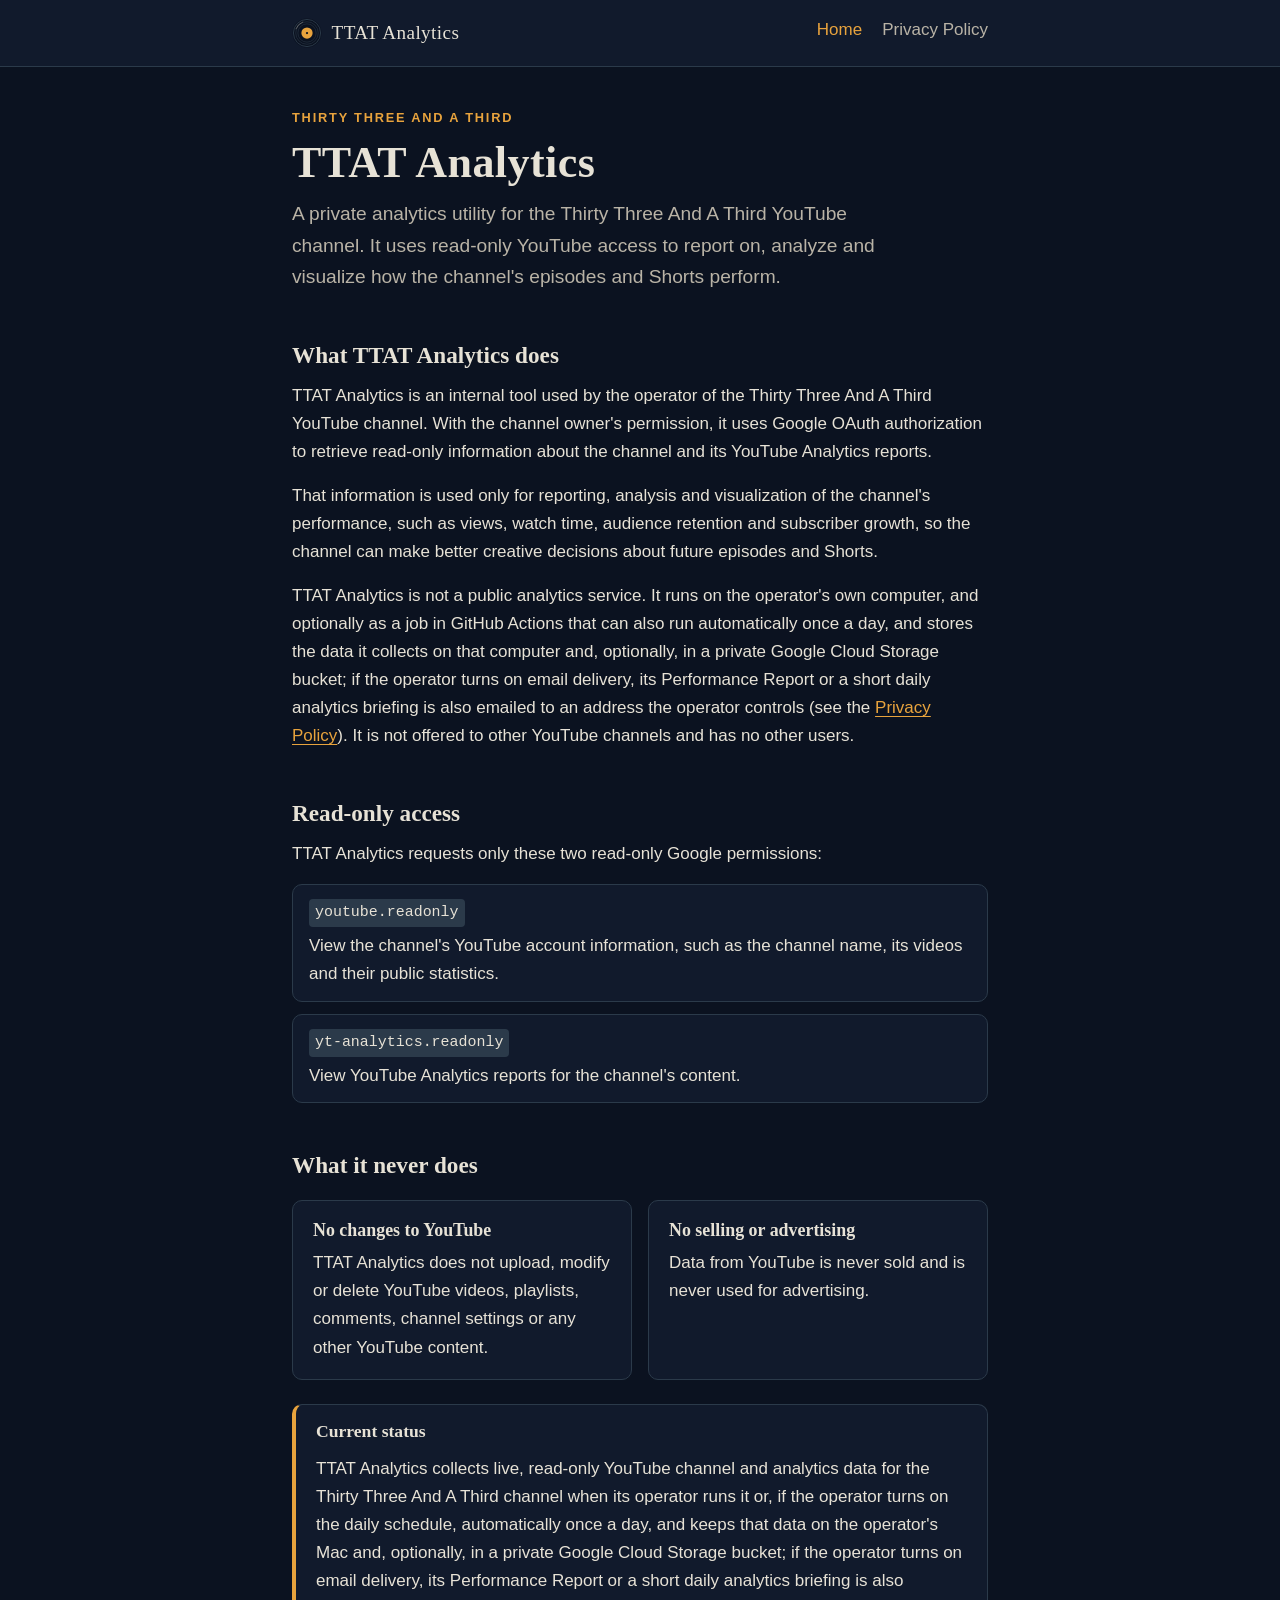
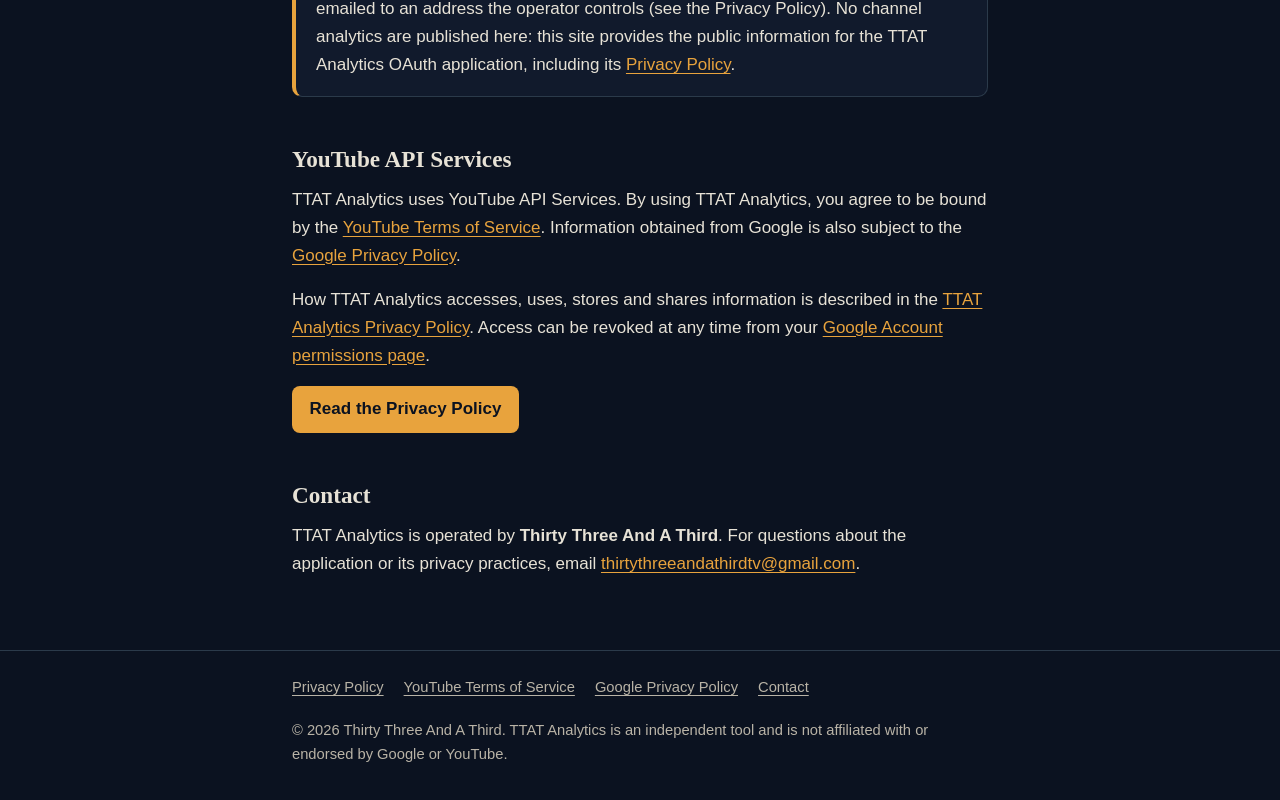
<file: index.html>
<!doctype html>
<html lang="en">
<head>
  <meta charset="utf-8">
  <meta name="viewport" content="width=device-width, initial-scale=1">
  <meta http-equiv="Content-Security-Policy" content="default-src 'none'; style-src 'self'; img-src 'self'; base-uri 'none'; form-action 'none'">
  <meta name="referrer" content="no-referrer">
  <title>TTAT Analytics — Read-only analytics for Thirty Three And A Third</title>
  <meta name="description" content="TTAT Analytics is a private, read-only analytics utility for the Thirty Three And A Third YouTube channel.">
  <link rel="canonical" href="https://analytics.lyfeisacircus.com/">
  <link rel="icon" href="assets/favicon.svg" type="image/svg+xml">
  <link rel="stylesheet" href="assets/styles.css">
</head>
<body>
  <a class="skip-link" href="#main">Skip to main content</a>

  <header class="site-header">
    <div class="wrap">
      <a class="brand" href="index.html"><img src="assets/favicon.svg" alt="" width="30" height="30">TTAT Analytics</a>
      <nav class="site-nav" aria-label="Main">
        <ul>
          <li><a href="index.html" aria-current="page">Home</a></li>
          <li><a href="privacy/index.html">Privacy Policy</a></li>
        </ul>
      </nav>
    </div>
  </header>

  <main id="main">
    <div class="wrap">
      <p class="eyebrow">Thirty Three And A Third</p>
      <h1>TTAT Analytics</h1>
      <p class="lead">A private analytics utility for the Thirty Three And A Third YouTube channel. It uses read-only YouTube access to report on, analyze and visualize how the channel's episodes and Shorts perform.</p>

      <section aria-labelledby="what-heading">
        <h2 id="what-heading">What TTAT Analytics does</h2>
        <p>TTAT Analytics is an internal tool used by the operator of the Thirty Three And A Third YouTube channel. With the channel owner's permission, it uses Google OAuth authorization to retrieve read-only information about the channel and its YouTube Analytics reports.</p>
        <p>That information is used only for reporting, analysis and visualization of the channel's performance, such as views, watch time, audience retention and subscriber growth, so the channel can make better creative decisions about future episodes and Shorts.</p>
        <p>TTAT Analytics is not a public analytics service. It runs on the operator's own computer, and optionally as a job in GitHub Actions that can also run automatically once a day, and stores the data it collects on that computer and, optionally, in a private Google Cloud Storage bucket; if the operator turns on email delivery, its Performance Report or a short daily analytics briefing is also emailed to an address the operator controls (see the <a href="privacy/index.html">Privacy Policy</a>). It is not offered to other YouTube channels and has no other users.</p>
      </section>

      <section aria-labelledby="access-heading">
        <h2 id="access-heading">Read-only access</h2>
        <p>TTAT Analytics requests only these two read-only Google permissions:</p>
        <ul class="scope-list">
          <li><code>youtube.readonly</code><br>View the channel's YouTube account information, such as the channel name, its videos and their public statistics.</li>
          <li><code>yt-analytics.readonly</code><br>View YouTube Analytics reports for the channel's content.</li>
        </ul>
      </section>

      <section aria-labelledby="never-heading">
        <h2 id="never-heading">What it never does</h2>
        <div class="cards">
          <div class="card">
            <h3>No changes to YouTube</h3>
            <p>TTAT Analytics does not upload, modify or delete YouTube videos, playlists, comments, channel settings or any other YouTube content.</p>
          </div>
          <div class="card">
            <h3>No selling or advertising</h3>
            <p>Data from YouTube is never sold and is never used for advertising.</p>
          </div>
        </div>
      </section>

      <section class="notice" aria-labelledby="status-heading">
        <h2 id="status-heading">Current status</h2>
        <p>TTAT Analytics collects live, read-only YouTube channel and analytics data for the Thirty Three And A Third channel when its operator runs it or, if the operator turns on the daily schedule, automatically once a day, and keeps that data on the operator's Mac and, optionally, in a private Google Cloud Storage bucket; if the operator turns on email delivery, its Performance Report or a short daily analytics briefing is also emailed to an address the operator controls (see the Privacy Policy). No channel analytics are published here: this site provides the public information for the TTAT Analytics OAuth application, including its <a href="privacy/index.html">Privacy Policy</a>.</p>
      </section>

      <section aria-labelledby="youtube-heading">
        <h2 id="youtube-heading">YouTube API Services</h2>
        <p>TTAT Analytics uses YouTube API Services. By using TTAT Analytics, you agree to be bound by the <a href="https://www.youtube.com/t/terms">YouTube Terms of Service</a>. Information obtained from Google is also subject to the <a href="https://www.google.com/policies/privacy">Google Privacy Policy</a>.</p>
        <p>How TTAT Analytics accesses, uses, stores and shares information is described in the <a href="privacy/index.html">TTAT Analytics Privacy Policy</a>. Access can be revoked at any time from your <a href="https://security.google.com/settings/security/permissions">Google Account permissions page</a>.</p>
        <p><a class="button" href="privacy/index.html">Read the Privacy Policy</a></p>
      </section>

      <section aria-labelledby="contact-heading">
        <h2 id="contact-heading">Contact</h2>
        <p>TTAT Analytics is operated by <strong>Thirty Three And A Third</strong>. For questions about the application or its privacy practices, email <a href="mailto:thirtythreeandathirdtv@gmail.com">thirtythreeandathirdtv@gmail.com</a>.</p>
      </section>
    </div>
  </main>

  <footer class="site-footer">
    <div class="wrap">
      <ul>
        <li><a href="privacy/index.html">Privacy Policy</a></li>
        <li><a href="https://www.youtube.com/t/terms">YouTube Terms of Service</a></li>
        <li><a href="https://www.google.com/policies/privacy">Google Privacy Policy</a></li>
        <li><a href="mailto:thirtythreeandathirdtv@gmail.com">Contact</a></li>
      </ul>
      <p>&copy; 2026 Thirty Three And A Third. TTAT Analytics is an independent tool and is not affiliated with or endorsed by Google or YouTube.</p>
    </div>
  </footer>
</body>
</html>
</file>
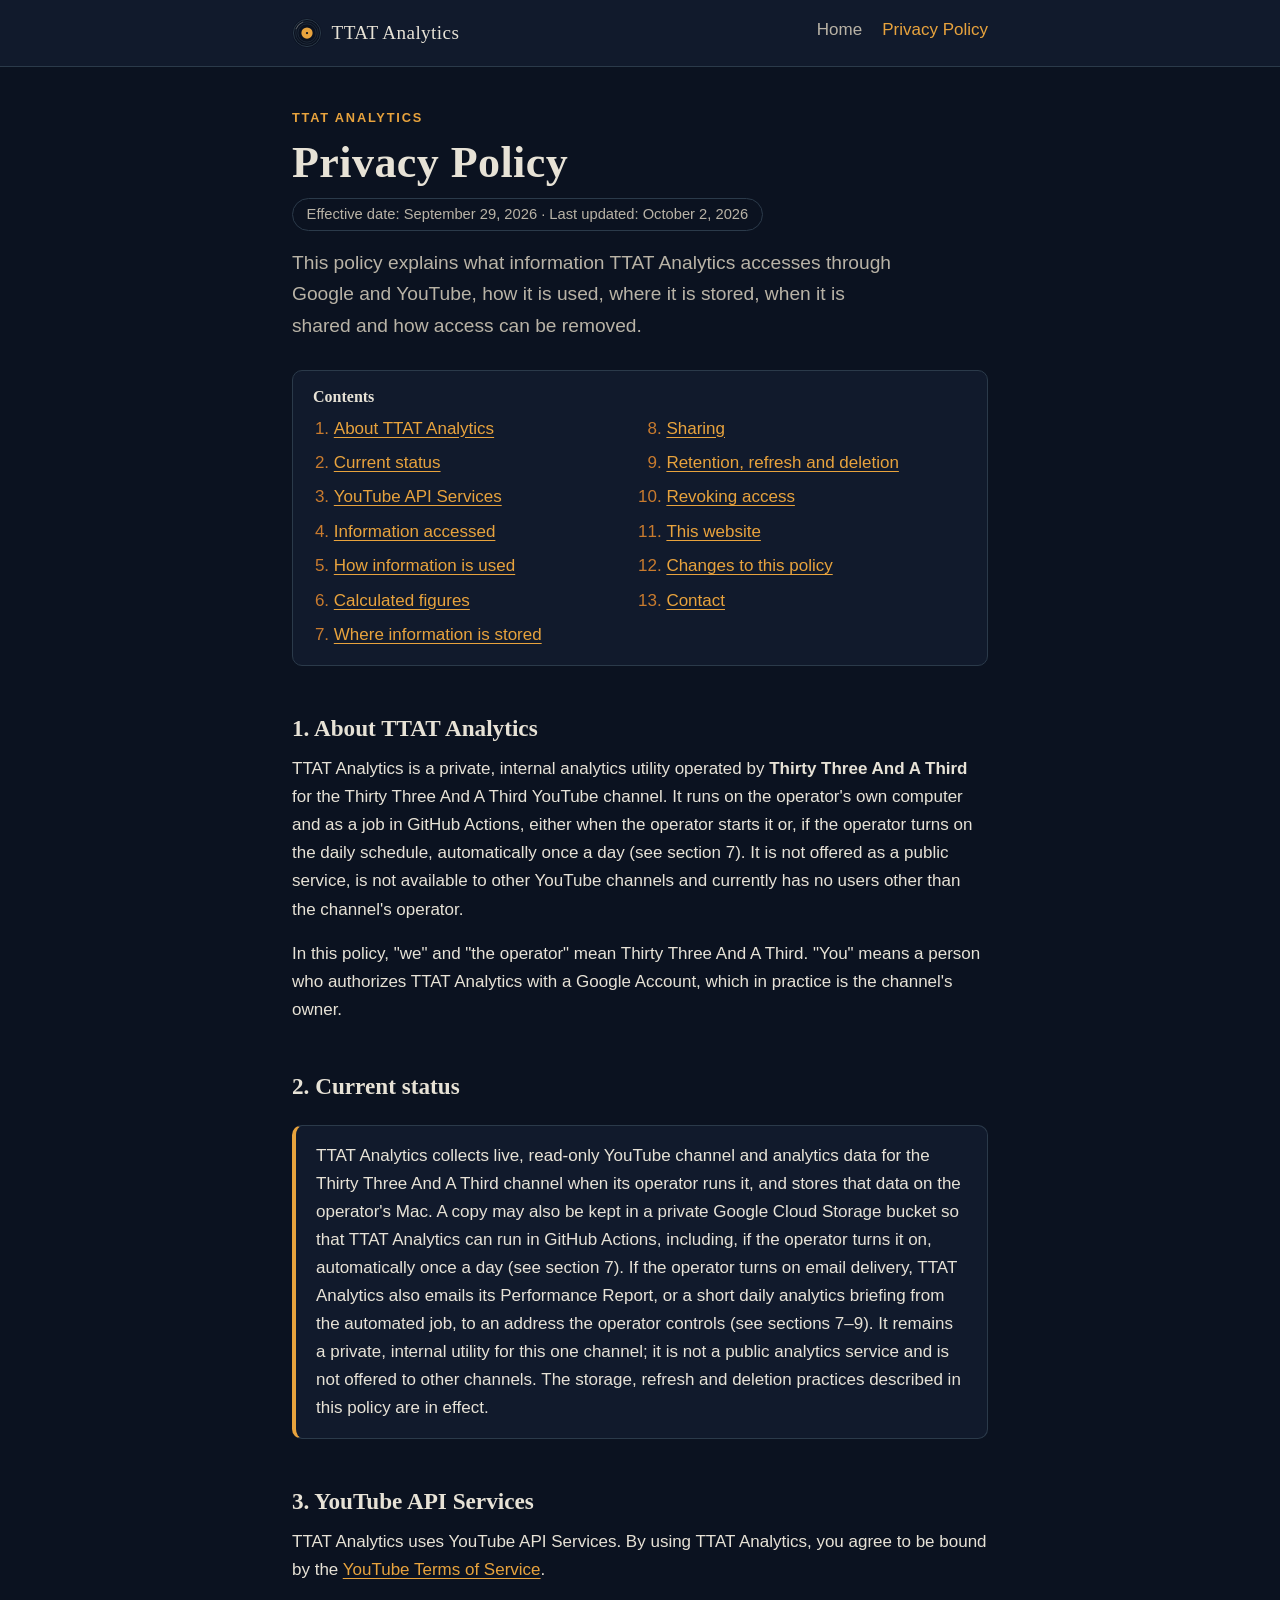
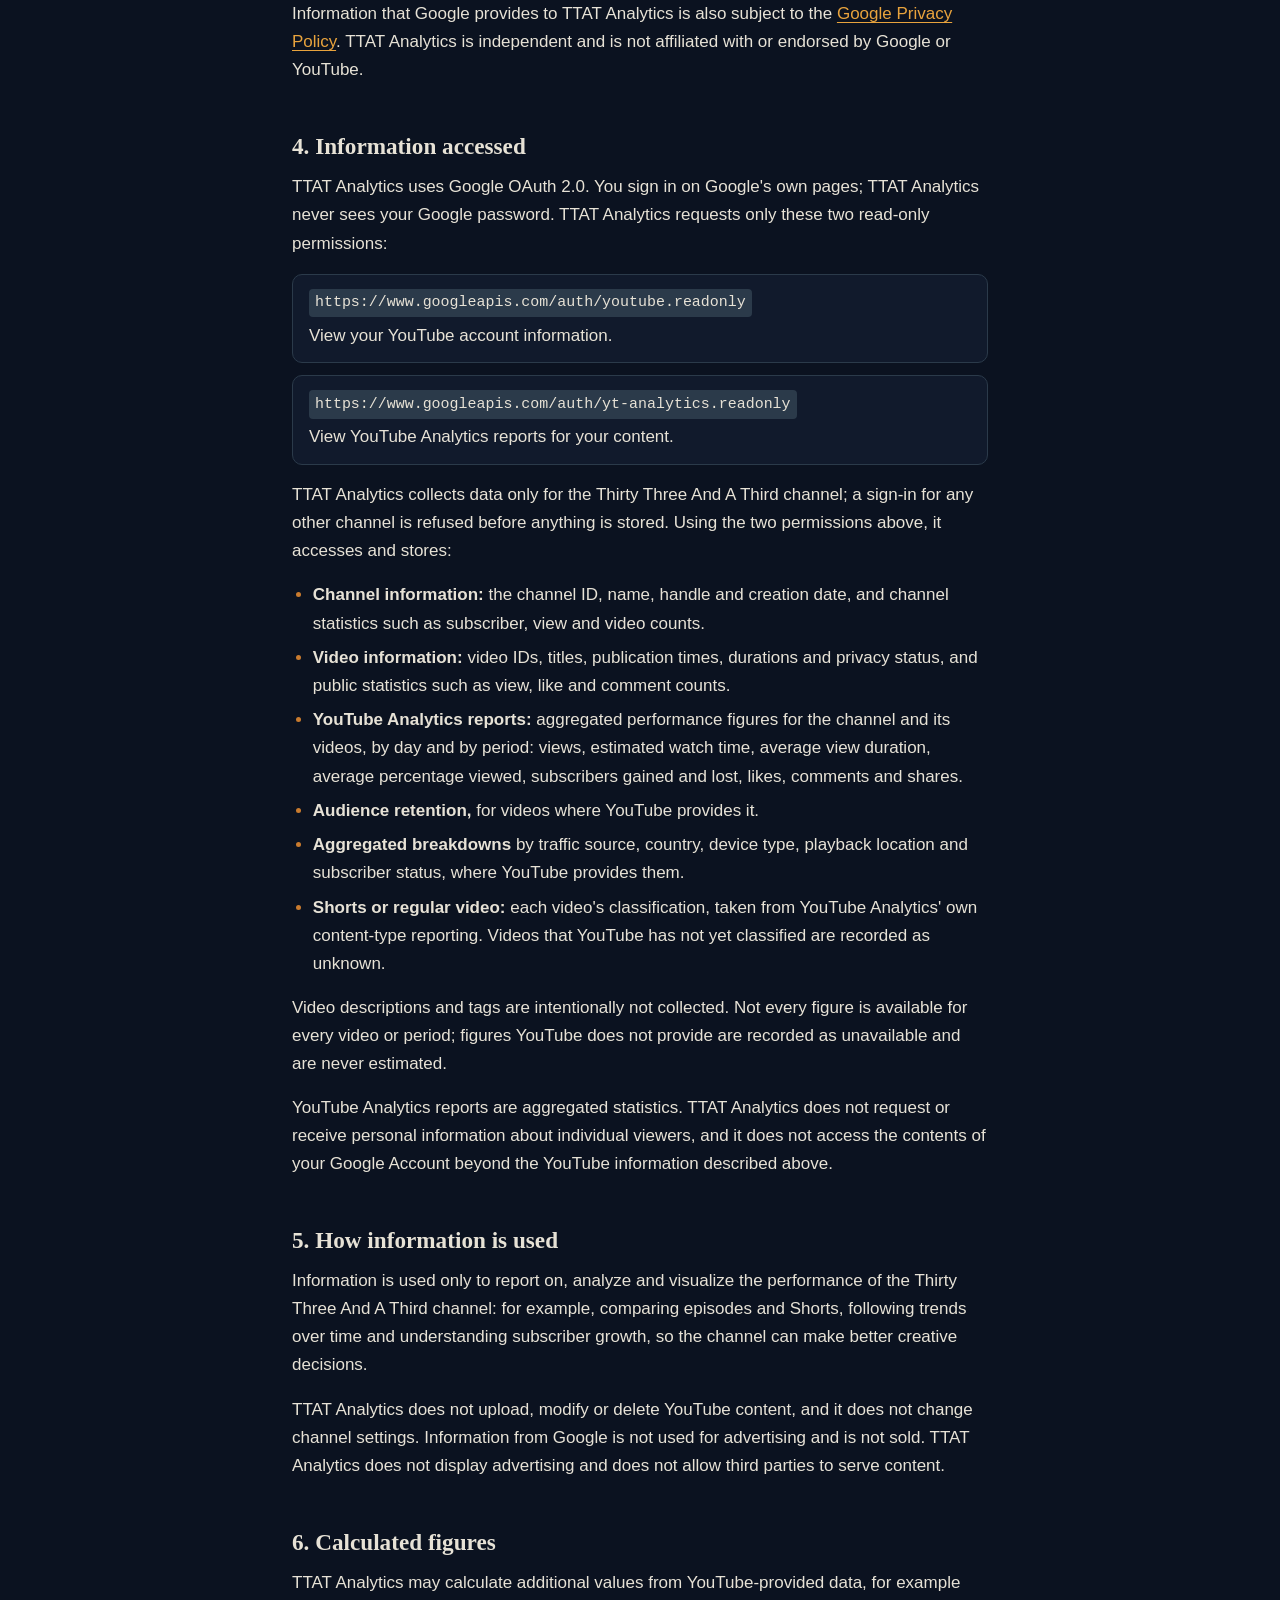
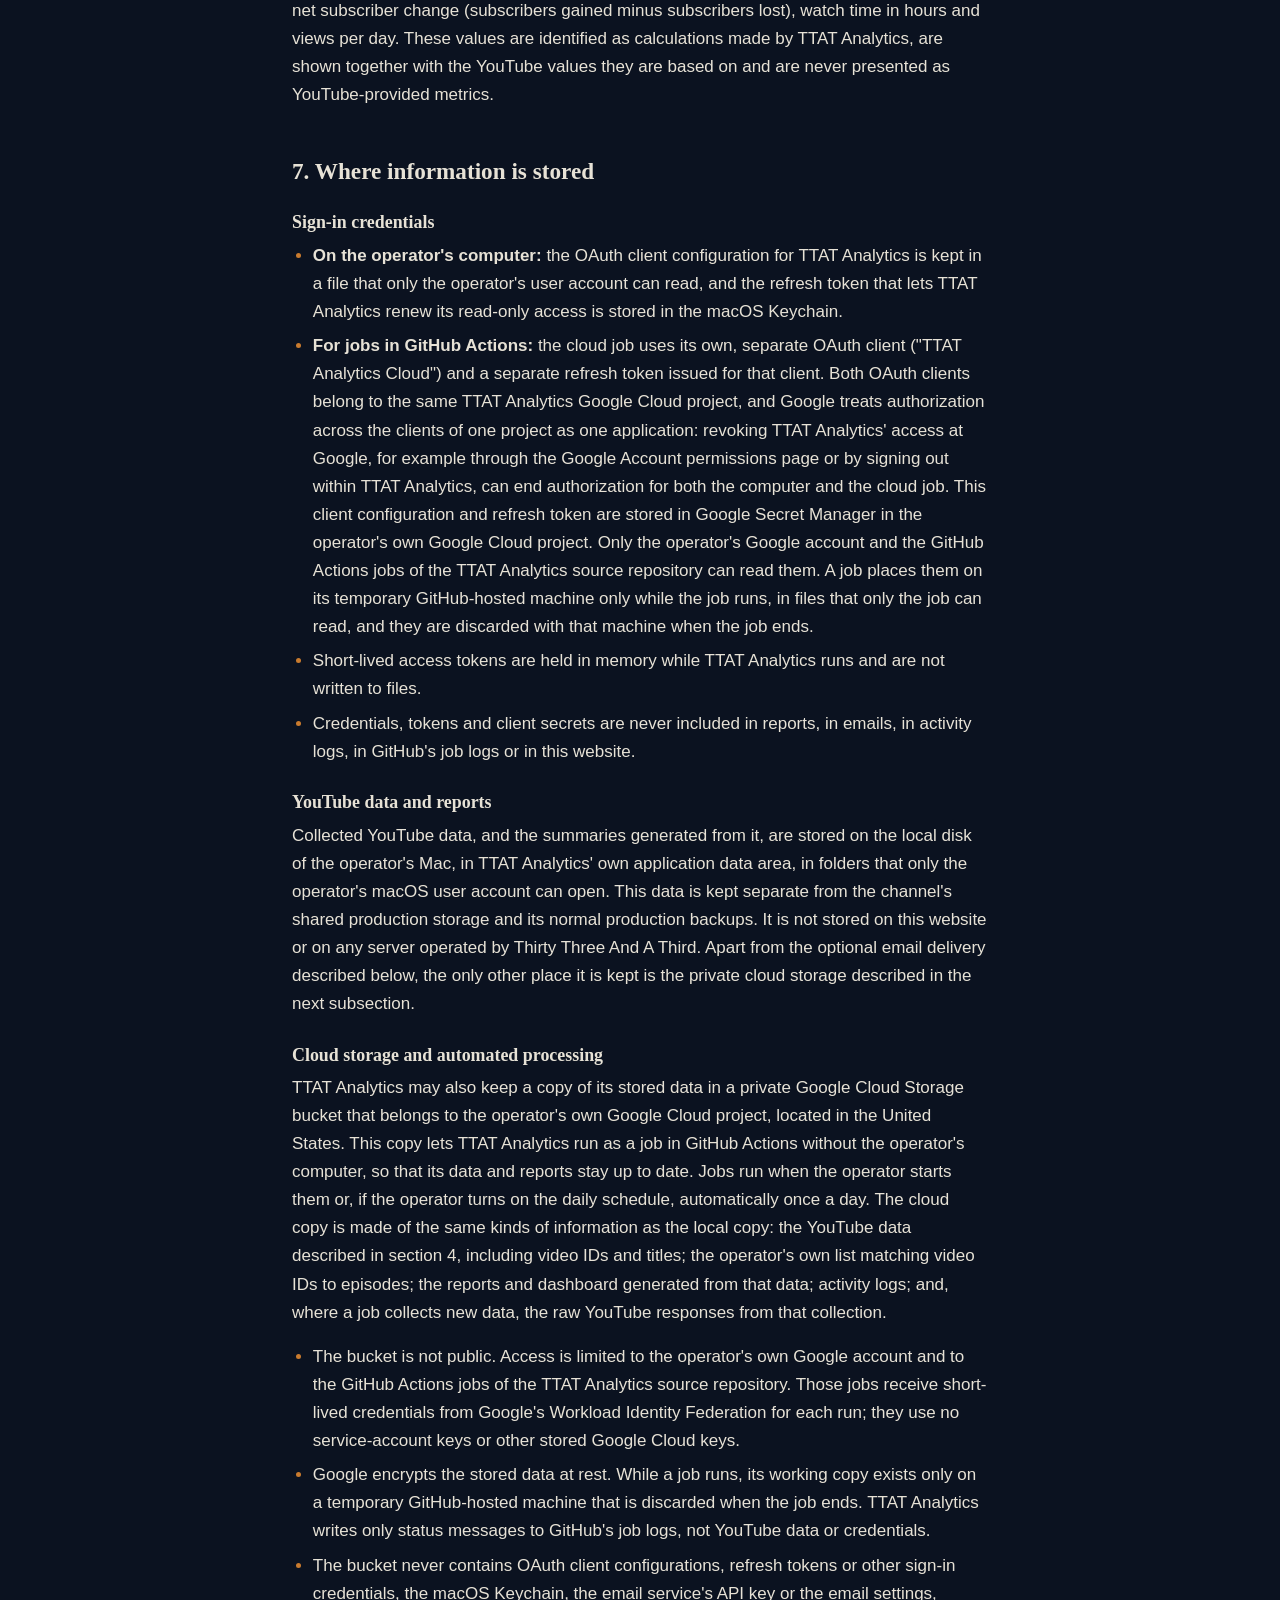
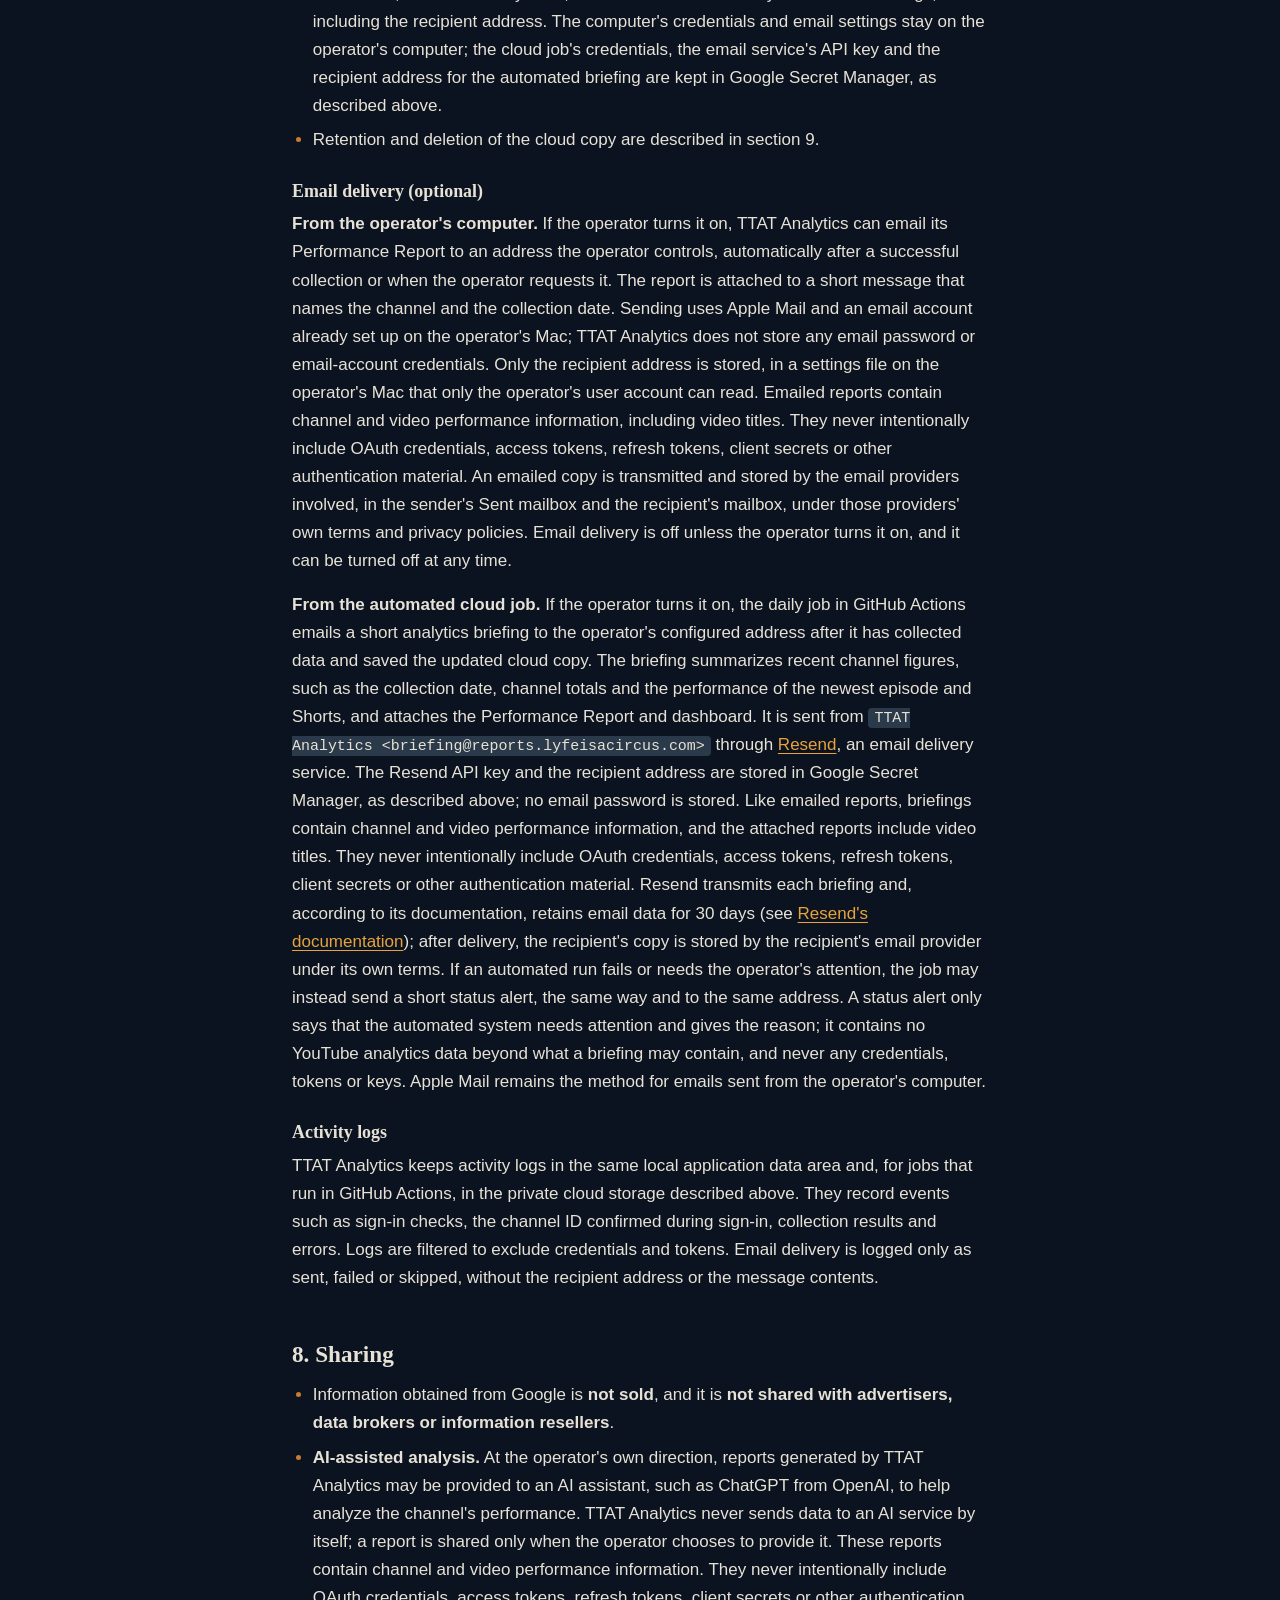
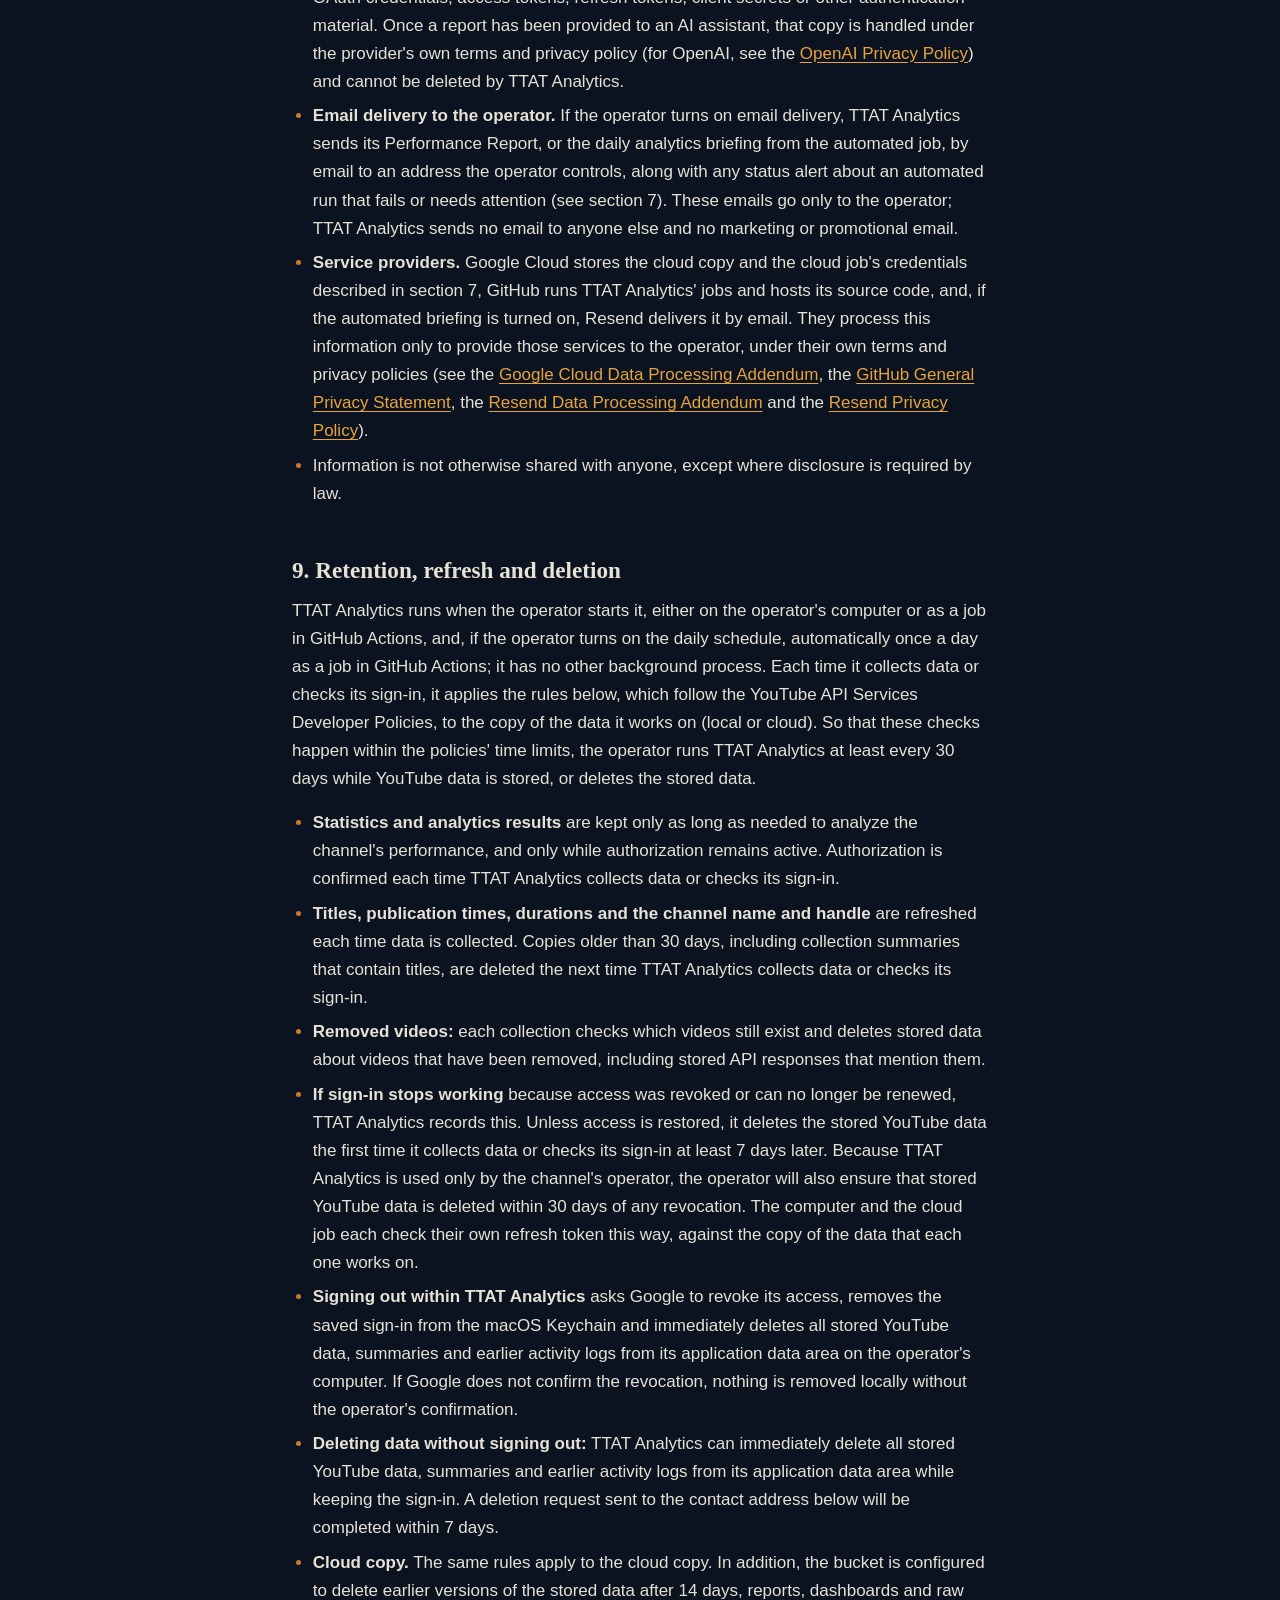
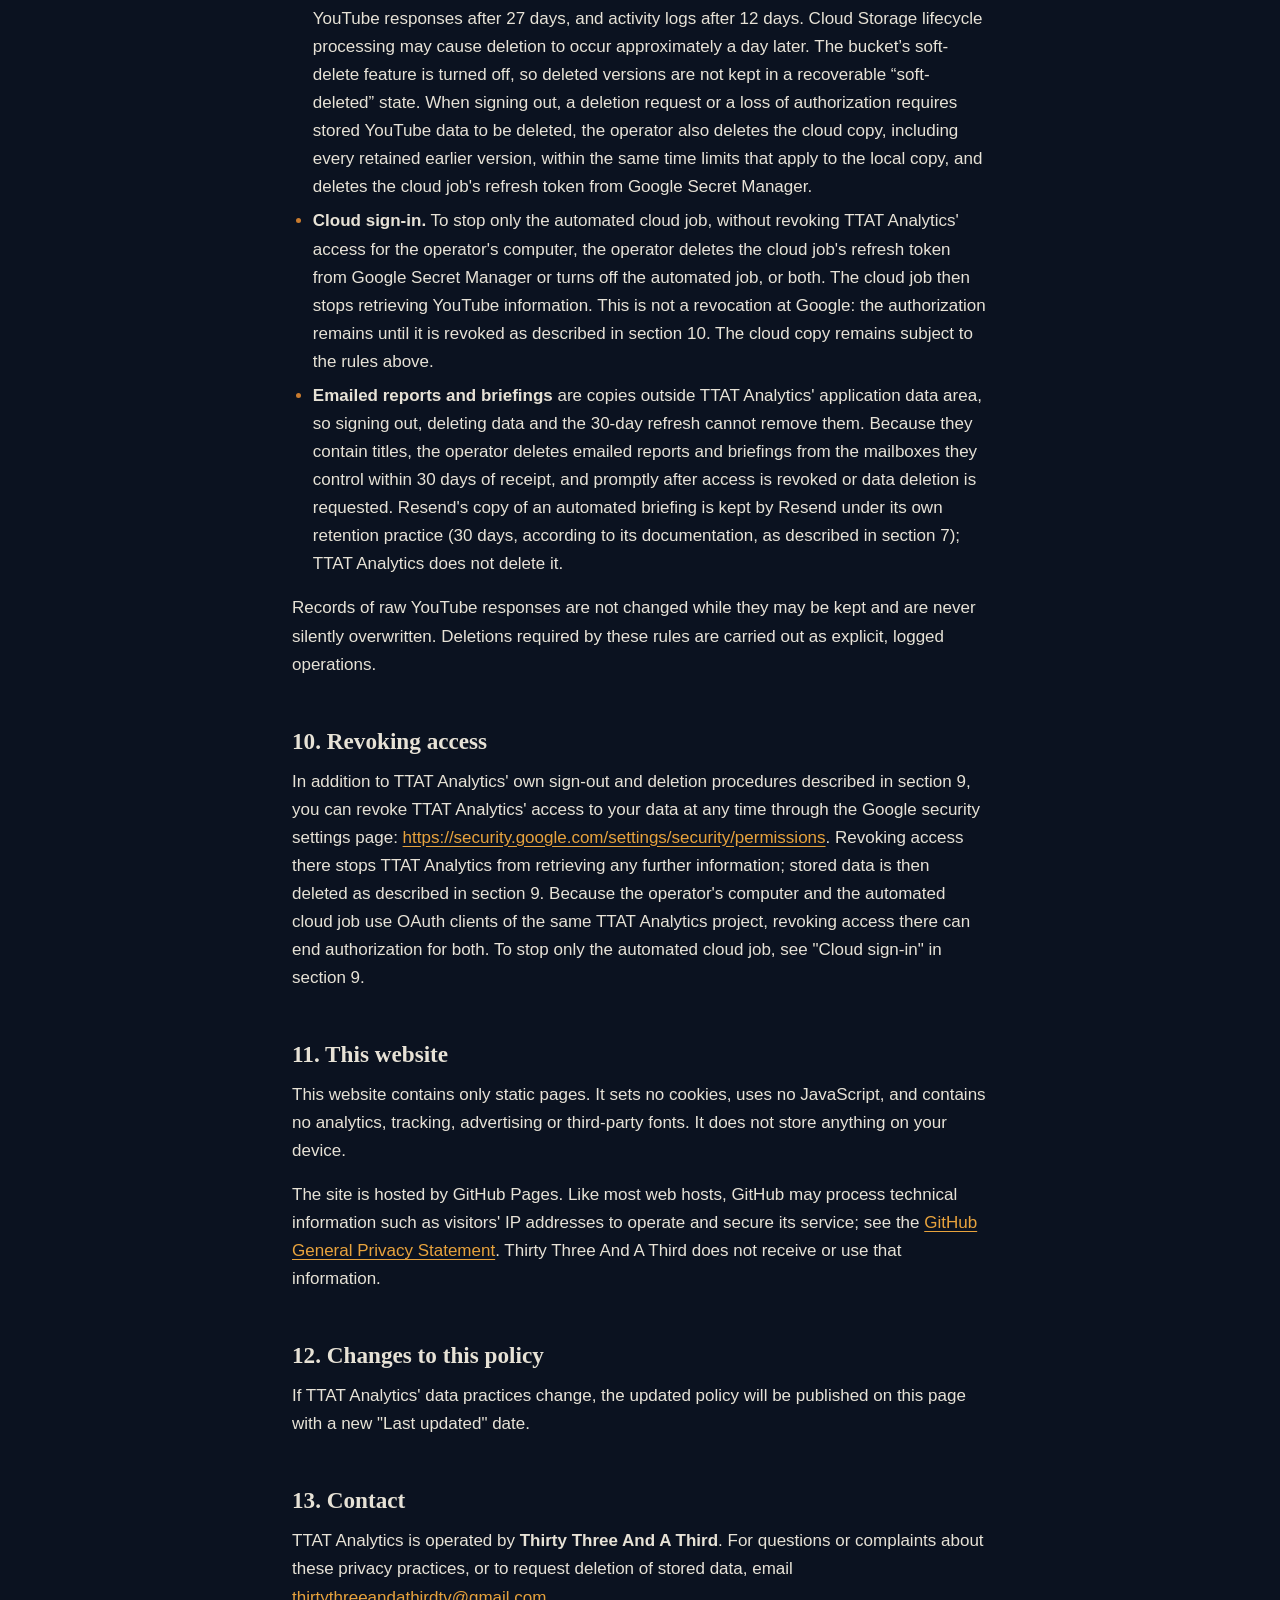
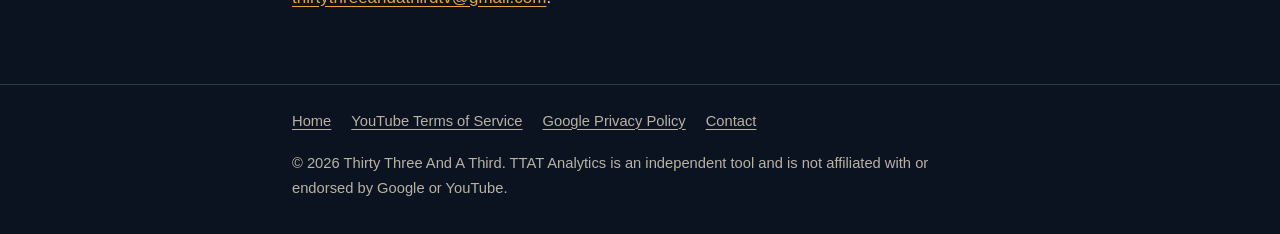
<file: privacy/index.html>
<!doctype html>
<html lang="en">
<head>
  <meta charset="utf-8">
  <meta name="viewport" content="width=device-width, initial-scale=1">
  <meta http-equiv="Content-Security-Policy" content="default-src 'none'; style-src 'self'; img-src 'self'; base-uri 'none'; form-action 'none'">
  <meta name="referrer" content="no-referrer">
  <title>Privacy Policy — TTAT Analytics</title>
  <meta name="description" content="How TTAT Analytics, a private read-only analytics utility for the Thirty Three And A Third YouTube channel, accesses, uses, stores and shares information.">
  <link rel="canonical" href="https://analytics.lyfeisacircus.com/privacy/">
  <link rel="icon" href="../assets/favicon.svg" type="image/svg+xml">
  <link rel="stylesheet" href="../assets/styles.css">
</head>
<body>
  <a class="skip-link" href="#main">Skip to main content</a>

  <header class="site-header">
    <div class="wrap">
      <a class="brand" href="../index.html"><img src="../assets/favicon.svg" alt="" width="30" height="30">TTAT Analytics</a>
      <nav class="site-nav" aria-label="Main">
        <ul>
          <li><a href="../index.html">Home</a></li>
          <li><a href="index.html" aria-current="page">Privacy Policy</a></li>
        </ul>
      </nav>
    </div>
  </header>

  <main id="main">
    <div class="wrap">
      <p class="eyebrow">TTAT Analytics</p>
      <h1>Privacy Policy</h1>
      <!-- DATES: keep the effective date; update "Last updated" (text and datetime) whenever the policy changes. -->
      <p class="effective">Effective date: <time datetime="2026-09-29">September 29, 2026</time> · Last updated: <time datetime="2026-10-02">October 2, 2026</time></p>
      <p class="lead">This policy explains what information TTAT Analytics accesses through Google and YouTube, how it is used, where it is stored, when it is shared and how access can be removed.</p>

      <nav class="toc" aria-labelledby="toc-heading">
        <h2 id="toc-heading">Contents</h2>
        <ol>
          <li><a href="#about">About TTAT Analytics</a></li>
          <li><a href="#status">Current status</a></li>
          <li><a href="#youtube">YouTube API Services</a></li>
          <li><a href="#information">Information accessed</a></li>
          <li><a href="#use">How information is used</a></li>
          <li><a href="#calculated">Calculated figures</a></li>
          <li><a href="#storage">Where information is stored</a></li>
          <li><a href="#sharing">Sharing</a></li>
          <li><a href="#retention">Retention, refresh and deletion</a></li>
          <li><a href="#revoke">Revoking access</a></li>
          <li><a href="#website">This website</a></li>
          <li><a href="#changes">Changes to this policy</a></li>
          <li><a href="#contact">Contact</a></li>
        </ol>
      </nav>

      <section aria-labelledby="about">
        <h2 id="about">1. About TTAT Analytics</h2>
        <p>TTAT Analytics is a private, internal analytics utility operated by <strong>Thirty Three And A Third</strong> for the Thirty Three And A Third YouTube channel. It runs on the operator's own computer and as a job in GitHub Actions, either when the operator starts it or, if the operator turns on the daily schedule, automatically once a day (see section 7). It is not offered as a public service, is not available to other YouTube channels and currently has no users other than the channel's operator.</p>
        <p>In this policy, "we" and "the operator" mean Thirty Three And A Third. "You" means a person who authorizes TTAT Analytics with a Google Account, which in practice is the channel's owner.</p>
      </section>

      <section aria-labelledby="status">
        <h2 id="status">2. Current status</h2>
        <div class="notice">
          <p>TTAT Analytics collects live, read-only YouTube channel and analytics data for the Thirty Three And A Third channel when its operator runs it, and stores that data on the operator's Mac. A copy may also be kept in a private Google Cloud Storage bucket so that TTAT Analytics can run in GitHub Actions, including, if the operator turns it on, automatically once a day (see section 7). If the operator turns on email delivery, TTAT Analytics also emails its Performance Report, or a short daily analytics briefing from the automated job, to an address the operator controls (see sections 7–9). It remains a private, internal utility for this one channel; it is not a public analytics service and is not offered to other channels. The storage, refresh and deletion practices described in this policy are in effect.</p>
        </div>
      </section>

      <section aria-labelledby="youtube">
        <h2 id="youtube">3. YouTube API Services</h2>
        <p>TTAT Analytics uses YouTube API Services. By using TTAT Analytics, you agree to be bound by the <a href="https://www.youtube.com/t/terms">YouTube Terms of Service</a>.</p>
        <p>Information that Google provides to TTAT Analytics is also subject to the <a href="https://www.google.com/policies/privacy">Google Privacy Policy</a>. TTAT Analytics is independent and is not affiliated with or endorsed by Google or YouTube.</p>
      </section>

      <section aria-labelledby="information">
        <h2 id="information">4. Information accessed</h2>
        <p>TTAT Analytics uses Google OAuth 2.0. You sign in on Google's own pages; TTAT Analytics never sees your Google password. TTAT Analytics requests only these two read-only permissions:</p>
        <ul class="scope-list">
          <li><code>https://www.googleapis.com/auth/youtube.readonly</code><br>View your YouTube account information.</li>
          <li><code>https://www.googleapis.com/auth/yt-analytics.readonly</code><br>View YouTube Analytics reports for your content.</li>
        </ul>
        <p>TTAT Analytics collects data only for the Thirty Three And A Third channel; a sign-in for any other channel is refused before anything is stored. Using the two permissions above, it accesses and stores:</p>
        <ul>
          <li><strong>Channel information:</strong> the channel ID, name, handle and creation date, and channel statistics such as subscriber, view and video counts.</li>
          <li><strong>Video information:</strong> video IDs, titles, publication times, durations and privacy status, and public statistics such as view, like and comment counts.</li>
          <li><strong>YouTube Analytics reports:</strong> aggregated performance figures for the channel and its videos, by day and by period: views, estimated watch time, average view duration, average percentage viewed, subscribers gained and lost, likes, comments and shares.</li>
          <li><strong>Audience retention,</strong> for videos where YouTube provides it.</li>
          <li><strong>Aggregated breakdowns</strong> by traffic source, country, device type, playback location and subscriber status, where YouTube provides them.</li>
          <li><strong>Shorts or regular video:</strong> each video's classification, taken from YouTube Analytics' own content-type reporting. Videos that YouTube has not yet classified are recorded as unknown.</li>
        </ul>
        <p>Video descriptions and tags are intentionally not collected. Not every figure is available for every video or period; figures YouTube does not provide are recorded as unavailable and are never estimated.</p>
        <p>YouTube Analytics reports are aggregated statistics. TTAT Analytics does not request or receive personal information about individual viewers, and it does not access the contents of your Google Account beyond the YouTube information described above.</p>
      </section>

      <section aria-labelledby="use">
        <h2 id="use">5. How information is used</h2>
        <p>Information is used only to report on, analyze and visualize the performance of the Thirty Three And A Third channel: for example, comparing episodes and Shorts, following trends over time and understanding subscriber growth, so the channel can make better creative decisions.</p>
        <p>TTAT Analytics does not upload, modify or delete YouTube content, and it does not change channel settings. Information from Google is not used for advertising and is not sold. TTAT Analytics does not display advertising and does not allow third parties to serve content.</p>
      </section>

      <section aria-labelledby="calculated">
        <h2 id="calculated">6. Calculated figures</h2>
        <p>TTAT Analytics may calculate additional values from YouTube-provided data, for example net subscriber change (subscribers gained minus subscribers lost), watch time in hours and views per day. These values are identified as calculations made by TTAT Analytics, are shown together with the YouTube values they are based on and are never presented as YouTube-provided metrics.</p>
      </section>

      <section aria-labelledby="storage">
        <h2 id="storage">7. Where information is stored</h2>
        <h3>Sign-in credentials</h3>
        <ul>
          <li><strong>On the operator's computer:</strong> the OAuth client configuration for TTAT Analytics is kept in a file that only the operator's user account can read, and the refresh token that lets TTAT Analytics renew its read-only access is stored in the macOS Keychain.</li>
          <li><strong>For jobs in GitHub Actions:</strong> the cloud job uses its own, separate OAuth client ("TTAT Analytics Cloud") and a separate refresh token issued for that client. Both OAuth clients belong to the same TTAT Analytics Google Cloud project, and Google treats authorization across the clients of one project as one application: revoking TTAT Analytics' access at Google, for example through the Google Account permissions page or by signing out within TTAT Analytics, can end authorization for both the computer and the cloud job. This client configuration and refresh token are stored in Google Secret Manager in the operator's own Google Cloud project. Only the operator's Google account and the GitHub Actions jobs of the TTAT Analytics source repository can read them. A job places them on its temporary GitHub-hosted machine only while the job runs, in files that only the job can read, and they are discarded with that machine when the job ends.</li>
          <li>Short-lived access tokens are held in memory while TTAT Analytics runs and are not written to files.</li>
          <li>Credentials, tokens and client secrets are never included in reports, in emails, in activity logs, in GitHub's job logs or in this website.</li>
        </ul>
        <h3>YouTube data and reports</h3>
        <p>Collected YouTube data, and the summaries generated from it, are stored on the local disk of the operator's Mac, in TTAT Analytics' own application data area, in folders that only the operator's macOS user account can open. This data is kept separate from the channel's shared production storage and its normal production backups. It is not stored on this website or on any server operated by Thirty Three And A Third. Apart from the optional email delivery described below, the only other place it is kept is the private cloud storage described in the next subsection.</p>
        <h3>Cloud storage and automated processing</h3>
        <p>TTAT Analytics may also keep a copy of its stored data in a private Google Cloud Storage bucket that belongs to the operator's own Google Cloud project, located in the United States. This copy lets TTAT Analytics run as a job in GitHub Actions without the operator's computer, so that its data and reports stay up to date. Jobs run when the operator starts them or, if the operator turns on the daily schedule, automatically once a day. The cloud copy is made of the same kinds of information as the local copy: the YouTube data described in section 4, including video IDs and titles; the operator's own list matching video IDs to episodes; the reports and dashboard generated from that data; activity logs; and, where a job collects new data, the raw YouTube responses from that collection.</p>
        <ul>
          <li>The bucket is not public. Access is limited to the operator's own Google account and to the GitHub Actions jobs of the TTAT Analytics source repository. Those jobs receive short-lived credentials from Google's Workload Identity Federation for each run; they use no service-account keys or other stored Google Cloud keys.</li>
          <li>Google encrypts the stored data at rest. While a job runs, its working copy exists only on a temporary GitHub-hosted machine that is discarded when the job ends. TTAT Analytics writes only status messages to GitHub's job logs, not YouTube data or credentials.</li>
          <li>The bucket never contains OAuth client configurations, refresh tokens or other sign-in credentials, the macOS Keychain, the email service's API key or the email settings, including the recipient address. The computer's credentials and email settings stay on the operator's computer; the cloud job's credentials, the email service's API key and the recipient address for the automated briefing are kept in Google Secret Manager, as described above.</li>
          <li>Retention and deletion of the cloud copy are described in section 9.</li>
        </ul>
        <h3>Email delivery (optional)</h3>
        <p><strong>From the operator's computer.</strong> If the operator turns it on, TTAT Analytics can email its Performance Report to an address the operator controls, automatically after a successful collection or when the operator requests it. The report is attached to a short message that names the channel and the collection date. Sending uses Apple Mail and an email account already set up on the operator's Mac; TTAT Analytics does not store any email password or email-account credentials. Only the recipient address is stored, in a settings file on the operator's Mac that only the operator's user account can read. Emailed reports contain channel and video performance information, including video titles. They never intentionally include OAuth credentials, access tokens, refresh tokens, client secrets or other authentication material. An emailed copy is transmitted and stored by the email providers involved, in the sender's Sent mailbox and the recipient's mailbox, under those providers' own terms and privacy policies. Email delivery is off unless the operator turns it on, and it can be turned off at any time.</p>
        <p><strong>From the automated cloud job.</strong> If the operator turns it on, the daily job in GitHub Actions emails a short analytics briefing to the operator's configured address after it has collected data and saved the updated cloud copy. The briefing summarizes recent channel figures, such as the collection date, channel totals and the performance of the newest episode and Shorts, and attaches the Performance Report and dashboard. It is sent from <code>TTAT Analytics &lt;briefing@reports.lyfeisacircus.com&gt;</code> through <a href="https://resend.com/">Resend</a>, an email delivery service. The Resend API key and the recipient address are stored in Google Secret Manager, as described above; no email password is stored. Like emailed reports, briefings contain channel and video performance information, and the attached reports include video titles. They never intentionally include OAuth credentials, access tokens, refresh tokens, client secrets or other authentication material. Resend transmits each briefing and, according to its documentation, retains email data for 30 days (see <a href="https://resend.com/docs/dashboard/webhooks/how-to-store-webhooks-data">Resend's documentation</a>); after delivery, the recipient's copy is stored by the recipient's email provider under its own terms. If an automated run fails or needs the operator's attention, the job may instead send a short status alert, the same way and to the same address. A status alert only says that the automated system needs attention and gives the reason; it contains no YouTube analytics data beyond what a briefing may contain, and never any credentials, tokens or keys. Apple Mail remains the method for emails sent from the operator's computer.</p>
        <h3>Activity logs</h3>
        <p>TTAT Analytics keeps activity logs in the same local application data area and, for jobs that run in GitHub Actions, in the private cloud storage described above. They record events such as sign-in checks, the channel ID confirmed during sign-in, collection results and errors. Logs are filtered to exclude credentials and tokens. Email delivery is logged only as sent, failed or skipped, without the recipient address or the message contents.</p>
      </section>

      <section aria-labelledby="sharing">
        <h2 id="sharing">8. Sharing</h2>
        <ul>
          <li>Information obtained from Google is <strong>not sold</strong>, and it is <strong>not shared with advertisers, data brokers or information resellers</strong>.</li>
          <li><strong>AI-assisted analysis.</strong> At the operator's own direction, reports generated by TTAT Analytics may be provided to an AI assistant, such as ChatGPT from OpenAI, to help analyze the channel's performance. TTAT Analytics never sends data to an AI service by itself; a report is shared only when the operator chooses to provide it. These reports contain channel and video performance information. They never intentionally include OAuth credentials, access tokens, refresh tokens, client secrets or other authentication material. Once a report has been provided to an AI assistant, that copy is handled under the provider's own terms and privacy policy (for OpenAI, see the <a href="https://openai.com/policies/privacy-policy/">OpenAI Privacy Policy</a>) and cannot be deleted by TTAT Analytics.</li>
          <li><strong>Email delivery to the operator.</strong> If the operator turns on email delivery, TTAT Analytics sends its Performance Report, or the daily analytics briefing from the automated job, by email to an address the operator controls, along with any status alert about an automated run that fails or needs attention (see section 7). These emails go only to the operator; TTAT Analytics sends no email to anyone else and no marketing or promotional email.</li>
          <li><strong>Service providers.</strong> Google Cloud stores the cloud copy and the cloud job's credentials described in section 7, GitHub runs TTAT Analytics' jobs and hosts its source code, and, if the automated briefing is turned on, Resend delivers it by email. They process this information only to provide those services to the operator, under their own terms and privacy policies (see the <a href="https://cloud.google.com/terms/data-processing-addendum">Google Cloud Data Processing Addendum</a>, the <a href="https://docs.github.com/en/site-policy/privacy-policies/github-general-privacy-statement">GitHub General Privacy Statement</a>, the <a href="https://resend.com/legal/dpa">Resend Data Processing Addendum</a> and the <a href="https://resend.com/legal/privacy-policy">Resend Privacy Policy</a>).</li>
          <li>Information is not otherwise shared with anyone, except where disclosure is required by law.</li>
        </ul>
      </section>

      <section aria-labelledby="retention">
        <h2 id="retention">9. Retention, refresh and deletion</h2>
        <p>TTAT Analytics runs when the operator starts it, either on the operator's computer or as a job in GitHub Actions, and, if the operator turns on the daily schedule, automatically once a day as a job in GitHub Actions; it has no other background process. Each time it collects data or checks its sign-in, it applies the rules below, which follow the YouTube API Services Developer Policies, to the copy of the data it works on (local or cloud). So that these checks happen within the policies' time limits, the operator runs TTAT Analytics at least every 30 days while YouTube data is stored, or deletes the stored data.</p>
        <ul>
          <li><strong>Statistics and analytics results</strong> are kept only as long as needed to analyze the channel's performance, and only while authorization remains active. Authorization is confirmed each time TTAT Analytics collects data or checks its sign-in.</li>
          <li><strong>Titles, publication times, durations and the channel name and handle</strong> are refreshed each time data is collected. Copies older than 30 days, including collection summaries that contain titles, are deleted the next time TTAT Analytics collects data or checks its sign-in.</li>
          <li><strong>Removed videos:</strong> each collection checks which videos still exist and deletes stored data about videos that have been removed, including stored API responses that mention them.</li>
          <li><strong>If sign-in stops working</strong> because access was revoked or can no longer be renewed, TTAT Analytics records this. Unless access is restored, it deletes the stored YouTube data the first time it collects data or checks its sign-in at least 7 days later. Because TTAT Analytics is used only by the channel's operator, the operator will also ensure that stored YouTube data is deleted within 30 days of any revocation. The computer and the cloud job each check their own refresh token this way, against the copy of the data that each one works on.</li>
          <li><strong>Signing out within TTAT Analytics</strong> asks Google to revoke its access, removes the saved sign-in from the macOS Keychain and immediately deletes all stored YouTube data, summaries and earlier activity logs from its application data area on the operator's computer. If Google does not confirm the revocation, nothing is removed locally without the operator's confirmation.</li>
          <li><strong>Deleting data without signing out:</strong> TTAT Analytics can immediately delete all stored YouTube data, summaries and earlier activity logs from its application data area while keeping the sign-in. A deletion request sent to the contact address below will be completed within 7 days.</li>
          <li><strong>Cloud copy.</strong> The same rules apply to the cloud copy. In addition, the bucket is configured to delete earlier versions of the stored data after 14 days, reports, dashboards and raw YouTube responses after 27 days, and activity logs after 12 days. Cloud Storage lifecycle processing may cause deletion to occur approximately a day later. The bucket’s soft-delete feature is turned off, so deleted versions are not kept in a recoverable “soft-deleted” state. When signing out, a deletion request or a loss of authorization requires stored YouTube data to be deleted, the operator also deletes the cloud copy, including every retained earlier version, within the same time limits that apply to the local copy, and deletes the cloud job's refresh token from Google Secret Manager.</li>
          <li><strong>Cloud sign-in.</strong> To stop only the automated cloud job, without revoking TTAT Analytics' access for the operator's computer, the operator deletes the cloud job's refresh token from Google Secret Manager or turns off the automated job, or both. The cloud job then stops retrieving YouTube information. This is not a revocation at Google: the authorization remains until it is revoked as described in section 10. The cloud copy remains subject to the rules above.</li>
          <li><strong>Emailed reports and briefings</strong> are copies outside TTAT Analytics' application data area, so signing out, deleting data and the 30-day refresh cannot remove them. Because they contain titles, the operator deletes emailed reports and briefings from the mailboxes they control within 30 days of receipt, and promptly after access is revoked or data deletion is requested. Resend's copy of an automated briefing is kept by Resend under its own retention practice (30 days, according to its documentation, as described in section 7); TTAT Analytics does not delete it.</li>
        </ul>
        <p>Records of raw YouTube responses are not changed while they may be kept and are never silently overwritten. Deletions required by these rules are carried out as explicit, logged operations.</p>
      </section>

      <section aria-labelledby="revoke">
        <h2 id="revoke">10. Revoking access</h2>
        <p>In addition to TTAT Analytics' own sign-out and deletion procedures described in section 9, you can revoke TTAT Analytics' access to your data at any time through the Google security settings page: <a href="https://security.google.com/settings/security/permissions">https://security.google.com/settings/security/permissions</a>. Revoking access there stops TTAT Analytics from retrieving any further information; stored data is then deleted as described in section 9. Because the operator's computer and the automated cloud job use OAuth clients of the same TTAT Analytics project, revoking access there can end authorization for both. To stop only the automated cloud job, see "Cloud sign-in" in section 9.</p>
      </section>

      <section aria-labelledby="website">
        <h2 id="website">11. This website</h2>
        <p>This website contains only static pages. It sets no cookies, uses no JavaScript, and contains no analytics, tracking, advertising or third-party fonts. It does not store anything on your device.</p>
        <p>The site is hosted by GitHub Pages. Like most web hosts, GitHub may process technical information such as visitors' IP addresses to operate and secure its service; see the <a href="https://docs.github.com/en/site-policy/privacy-policies/github-general-privacy-statement">GitHub General Privacy Statement</a>. Thirty Three And A Third does not receive or use that information.</p>
      </section>

      <section aria-labelledby="changes">
        <h2 id="changes">12. Changes to this policy</h2>
        <p>If TTAT Analytics' data practices change, the updated policy will be published on this page with a new "Last updated" date.</p>
      </section>

      <section aria-labelledby="contact">
        <h2 id="contact">13. Contact</h2>
        <p>TTAT Analytics is operated by <strong>Thirty Three And A Third</strong>. For questions or complaints about these privacy practices, or to request deletion of stored data, email <a href="mailto:thirtythreeandathirdtv@gmail.com">thirtythreeandathirdtv@gmail.com</a>.</p>
      </section>
    </div>
  </main>

  <footer class="site-footer">
    <div class="wrap">
      <ul>
        <li><a href="../index.html">Home</a></li>
        <li><a href="https://www.youtube.com/t/terms">YouTube Terms of Service</a></li>
        <li><a href="https://www.google.com/policies/privacy">Google Privacy Policy</a></li>
        <li><a href="mailto:thirtythreeandathirdtv@gmail.com">Contact</a></li>
      </ul>
      <p>&copy; 2026 Thirty Three And A Third. TTAT Analytics is an independent tool and is not affiliated with or endorsed by Google or YouTube.</p>
    </div>
  </footer>
</body>
</html>
</file>
<file: assets/styles.css>
/* TTAT Analytics public site.
   Palette from the TTAT Brand Bible: Midnight Indigo, Slate Fog, Bone White, Ember Amber.
   System fonts only: no web fonts, no external requests. */

:root {
  --midnight: #0B1220;
  --midnight-raised: #111a2c;
  --slate: #2B3A4A;
  --bone: #E7E2D6;
  --bone-muted: #B9B3A6;
  --amber: #E8A33D;
  --amber-dim: #C97B2E;
  --radius: 10px;
  --measure: 46rem;
  --font-body: -apple-system, BlinkMacSystemFont, "Segoe UI", Roboto, "Helvetica Neue", Arial, sans-serif;
  --font-display: "Iowan Old Style", "Palatino Linotype", Palatino, Georgia, "Times New Roman", serif;
  --font-mono: ui-monospace, "SF Mono", Menlo, Consolas, monospace;
  color-scheme: dark;
}

*, *::before, *::after { box-sizing: border-box; }

html { -webkit-text-size-adjust: 100%; }

body {
  margin: 0;
  background: var(--midnight);
  color: var(--bone);
  font-family: var(--font-body);
  font-size: 1.0625rem;
  line-height: 1.65;
}

/* Accessibility */
.skip-link {
  position: absolute;
  left: 1rem;
  top: -3rem;
  padding: 0.5rem 0.9rem;
  background: var(--amber);
  color: var(--midnight);
  border-radius: 6px;
  font-weight: 600;
  z-index: 10;
}
.skip-link:focus { top: 1rem; }

:focus-visible {
  outline: 2px solid var(--amber);
  outline-offset: 3px;
  border-radius: 3px;
}

/* Layout */
.wrap {
  width: 100%;
  max-width: var(--measure);
  margin: 0 auto;
  padding: 0 1.25rem;
}

.site-header {
  border-bottom: 1px solid var(--slate);
  background: var(--midnight-raised);
}
.site-header .wrap {
  display: flex;
  flex-wrap: wrap;
  align-items: center;
  justify-content: space-between;
  gap: 0.75rem 1.5rem;
  padding-top: 1rem;
  padding-bottom: 1rem;
}

.brand {
  display: inline-flex;
  align-items: center;
  gap: 0.6rem;
  color: var(--bone);
  text-decoration: none;
  font-family: var(--font-display);
  font-size: 1.2rem;
  letter-spacing: 0.02em;
}
.brand img { width: 30px; height: 30px; }
.brand:hover { color: var(--amber); }

.site-nav ul {
  display: flex;
  gap: 1.25rem;
  margin: 0;
  padding: 0;
  list-style: none;
}
.site-nav a { color: var(--bone-muted); text-decoration: none; }
.site-nav a:hover, .site-nav a[aria-current="page"] { color: var(--amber); }

main { padding: 2.5rem 0 3.5rem; }

/* Typography */
h1, h2, h3 {
  font-family: var(--font-display);
  font-weight: 600;
  line-height: 1.25;
  color: var(--bone);
}
h1 { font-size: clamp(2rem, 5vw, 2.75rem); margin: 0 0 0.5rem; letter-spacing: 0.01em; }
h2 { font-size: 1.45rem; margin: 2.5rem 0 0.75rem; padding-top: 0.5rem; }
h3 { font-size: 1.12rem; margin: 1.6rem 0 0.5rem; }

p, ul, ol, dl { margin: 0 0 1rem; }
ul, ol { padding-left: 1.3rem; }
li { margin-bottom: 0.4rem; }
li::marker { color: var(--amber-dim); }

a { color: var(--amber); text-underline-offset: 0.18em; }
a:hover { color: var(--bone); }

code {
  font-family: var(--font-mono);
  font-size: 0.88em;
  background: var(--slate);
  color: var(--bone);
  padding: 0.12em 0.4em;
  border-radius: 4px;
  overflow-wrap: anywhere;
}

strong { color: var(--bone); }

.lead {
  font-size: 1.2rem;
  color: var(--bone-muted);
  max-width: 38rem;
  margin-bottom: 1.75rem;
}

.eyebrow {
  margin: 0 0 0.4rem;
  color: var(--amber);
  font-size: 0.8rem;
  font-weight: 600;
  letter-spacing: 0.14em;
  text-transform: uppercase;
}

.muted { color: var(--bone-muted); }

/* Components */
.notice {
  border: 1px solid var(--slate);
  border-left: 4px solid var(--amber);
  background: var(--midnight-raised);
  border-radius: var(--radius);
  padding: 1rem 1.25rem;
  margin: 1.5rem 0;
}
.notice h2, .notice h3 { margin-top: 0; padding-top: 0; font-size: 1.1rem; }
.notice p:last-child { margin-bottom: 0; }

.cards {
  display: grid;
  grid-template-columns: repeat(auto-fit, minmax(15rem, 1fr));
  gap: 1rem;
  margin: 1.25rem 0 0;
}
.card {
  border: 1px solid var(--slate);
  background: var(--midnight-raised);
  border-radius: var(--radius);
  padding: 1.1rem 1.25rem;
}
.card h3 { margin-top: 0; }
.card p:last-child, .card ul:last-child { margin-bottom: 0; }

.scope-list { list-style: none; padding: 0; }
.scope-list li {
  border: 1px solid var(--slate);
  border-radius: var(--radius);
  padding: 0.8rem 1rem;
  margin-bottom: 0.75rem;
  background: var(--midnight-raised);
}
.scope-list code { display: inline-block; margin-bottom: 0.3rem; }

.toc {
  border: 1px solid var(--slate);
  border-radius: var(--radius);
  padding: 1rem 1.25rem;
  background: var(--midnight-raised);
  margin: 1.5rem 0 0;
}
.toc h2 { margin: 0 0 0.5rem; padding: 0; font-size: 1rem; }
.toc ol { margin: 0; columns: 2 16rem; column-gap: 2rem; }
.toc li { break-inside: avoid; }

.effective {
  display: inline-block;
  color: var(--bone-muted);
  border: 1px solid var(--slate);
  border-radius: 999px;
  padding: 0.2rem 0.85rem;
  font-size: 0.92rem;
  margin: 0 0 1rem;
}

.button {
  display: inline-block;
  background: var(--amber);
  color: var(--midnight);
  font-weight: 600;
  text-decoration: none;
  padding: 0.6rem 1.1rem;
  border-radius: 8px;
}
.button:hover { background: var(--bone); color: var(--midnight); }

.site-footer {
  border-top: 1px solid var(--slate);
  color: var(--bone-muted);
  font-size: 0.92rem;
  padding: 1.5rem 0 2.25rem;
}
.site-footer ul {
  display: flex;
  flex-wrap: wrap;
  gap: 0.4rem 1.25rem;
  list-style: none;
  padding: 0;
  margin: 0 0 0.75rem;
}
.site-footer a { color: var(--bone-muted); }
.site-footer a:hover { color: var(--amber); }
.site-footer p { margin: 0; }

@media (max-width: 30rem) {
  body { font-size: 1rem; }
  main { padding-top: 1.75rem; }
  .site-nav ul { gap: 1rem; }
}

@media print {
  body { background: #fff; color: #000; }
  .site-header, .site-footer, .skip-link { display: none; }
  a { color: #000; }
  .notice, .card, .scope-list li, .toc { border-color: #999; background: none; }
}
</file>
